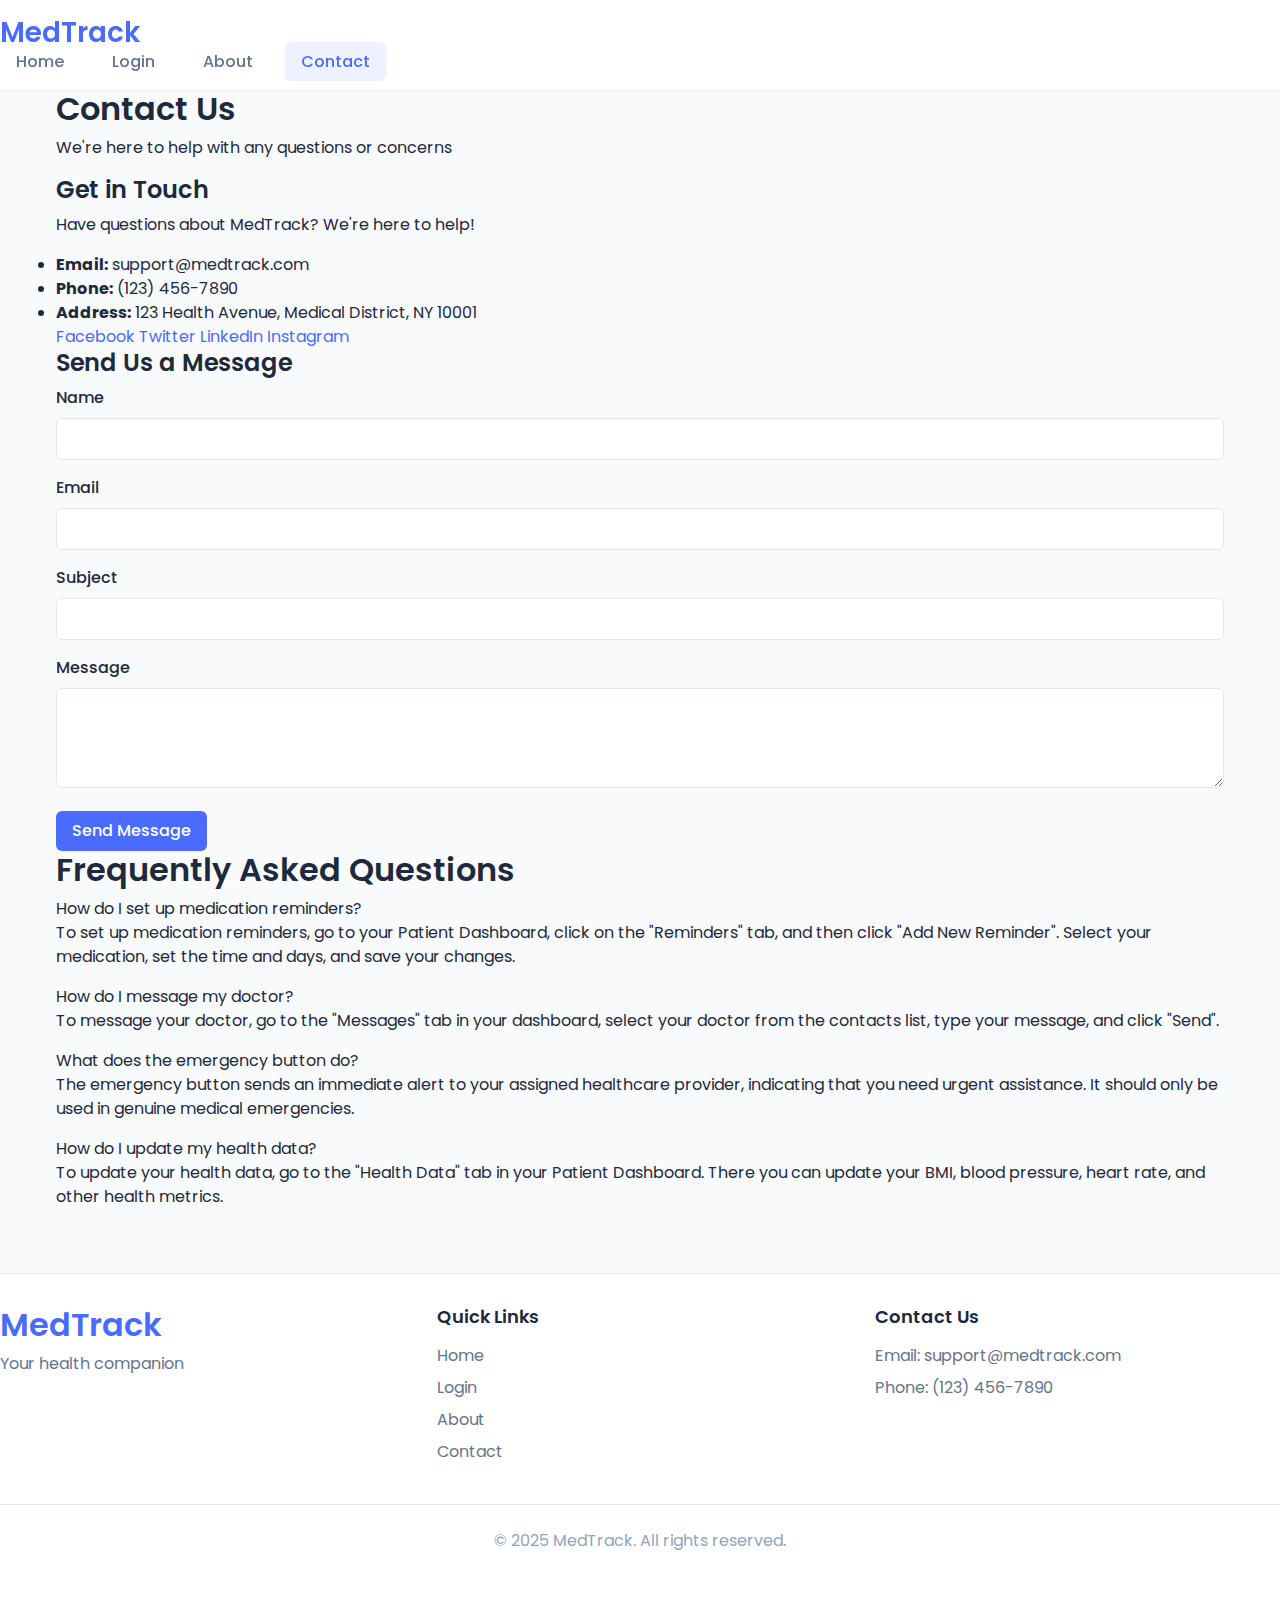
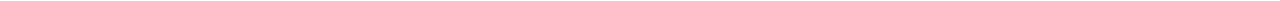
<file: contact.html>
<!DOCTYPE html>
<html lang="en">
<head>
    <meta charset="UTF-8">
    <meta name="viewport" content="width=device-width, initial-scale=1.0">
    <title>MedTrack - Contact</title>
    <link rel="stylesheet" href="style.css">
</head>
<body>
    <header>
        <div class="logo">
            <h1>MedTrack</h1>
        </div>
        <nav>
            <ul>
                <li><a href="index.html">Home</a></li>
                <li><a href="login.php">Login</a></li>
                <li><a href="about.html">About</a></li>
                <li><a href="contact.html" class="active">Contact</a></li>
            </ul>
        </nav>
    </header>

    <main>
        <section class="page-header">
            <div class="container">
                <h2>Contact Us</h2>
                <p>We're here to help with any questions or concerns</p>
            </div>
        </section>

        <section class="contact-section">
            <div class="container">
                <div class="contact-grid">
                    <div class="contact-info">
                        <h3>Get in Touch</h3>
                        <p>Have questions about MedTrack? We're here to help!</p>
                        <ul class="contact-details">
                            <li><strong>Email:</strong> support@medtrack.com</li>
                            <li><strong>Phone:</strong> (123) 456-7890</li>
                            <li><strong>Address:</strong> 123 Health Avenue, Medical District, NY 10001</li>
                        </ul>
                        <div class="social-links">
                            <a href="#" class="social-link">Facebook</a>
                            <a href="#" class="social-link">Twitter</a>
                            <a href="#" class="social-link">LinkedIn</a>
                            <a href="#" class="social-link">Instagram</a>
                        </div>
                    </div>
                    <div class="contact-form">
                        <h3>Send Us a Message</h3>
                        <form id="contact-form">
                            <div class="form-group">
                                <label for="contact-name">Name</label>
                                <input type="text" id="contact-name" required>
                            </div>
                            <div class="form-group">
                                <label for="contact-email">Email</label>
                                <input type="email" id="contact-email" required>
                            </div>
                            <div class="form-group">
                                <label for="contact-subject">Subject</label>
                                <input type="text" id="contact-subject" required>
                            </div>
                            <div class="form-group">
                                <label for="contact-message">Message</label>
                                <textarea id="contact-message" required></textarea>
                            </div>
                            <button type="submit" class="btn primary-btn">Send Message</button>
                        </form>
                    </div>
                </div>
            </div>
        </section>

        <section class="faq-section">
            <div class="container">
                <h2>Frequently Asked Questions</h2>
                <div class="faq-list">
                    <div class="faq-item">
                        <div class="faq-question">How do I set up medication reminders?</div>
                        <div class="faq-answer">
                            <p>To set up medication reminders, go to your Patient Dashboard, click on the "Reminders" tab, and then click "Add New Reminder". Select your medication, set the time and days, and save your changes.</p>
                        </div>
                    </div>
                    <div class="faq-item">
                        <div class="faq-question">How do I message my doctor?</div>
                        <div class="faq-answer">
                            <p>To message your doctor, go to the "Messages" tab in your dashboard, select your doctor from the contacts list, type your message, and click "Send".</p>
                        </div>
                    </div>
                    <div class="faq-item">
                        <div class="faq-question">What does the emergency button do?</div>
                        <div class="faq-answer">
                            <p>The emergency button sends an immediate alert to your assigned healthcare provider, indicating that you need urgent assistance. It should only be used in genuine medical emergencies.</p>
                        </div>
                    </div>
                    <div class="faq-item">
                        <div class="faq-question">How do I update my health data?</div>
                        <div class="faq-answer">
                            <p>To update your health data, go to the "Health Data" tab in your Patient Dashboard. There you can update your BMI, blood pressure, heart rate, and other health metrics.</p>
                        </div>
                    </div>
                </div>
            </div>
        </section>
    </main>

    <footer>
        <div class="footer-content">
            <div class="footer-logo">
                <h2>MedTrack</h2>
                <p>Your health companion</p>
            </div>
            <div class="footer-links">
                <h3>Quick Links</h3>
                <ul>
                    <li><a href="index.html">Home</a></li>
                    <li><a href="login.php">Login</a></li>
                    <li><a href="about.html">About</a></li>
                    <li><a href="contact.html">Contact</a></li>
                </ul>
            </div>
            <div class="footer-contact">
                <h3>Contact Us</h3>
                <p>Email: support@medtrack.com</p>
                <p>Phone: (123) 456-7890</p>
            </div>
        </div>
        <div class="footer-bottom">
            <p>&copy; 2025 MedTrack. All rights reserved.</p>
        </div>
    </footer>

    <script src="app.js"></script>
</body>
</html>
</file>
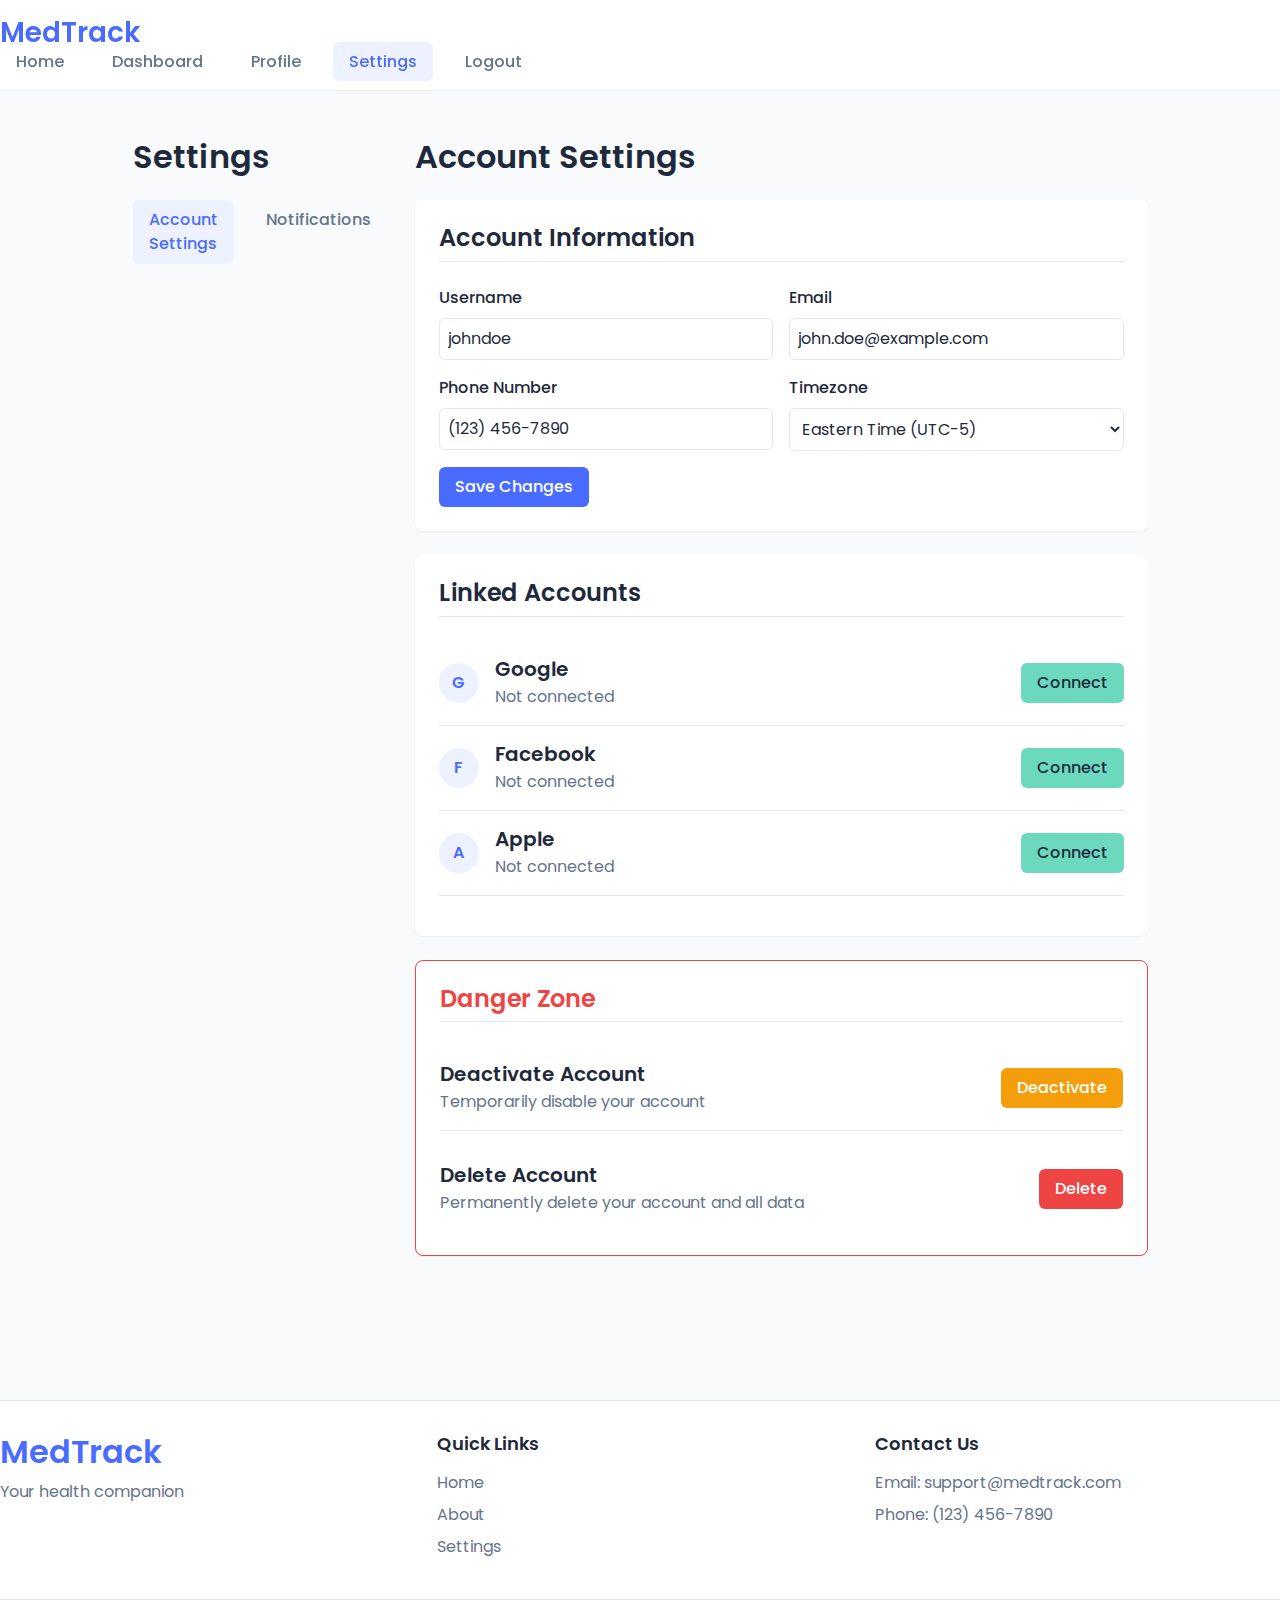
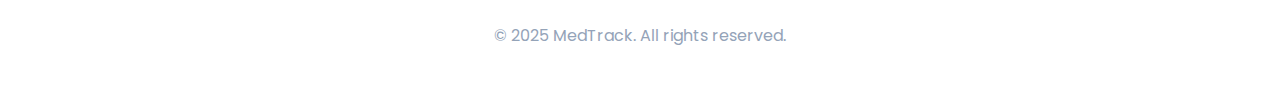
<file: settings.html>
<!DOCTYPE html>
<html lang="en">
<head>
    <meta charset="UTF-8">
    <meta name="viewport" content="width=device-width, initial-scale=1.0">
    <title>MedTrack - Settings</title>
    <link rel="stylesheet" href="style.css">
</head>
<body>
    <header>
        <div class="logo">
            <h1>MedTrack</h1>
        </div>
        <nav>
            <ul>
                <li><a href="index.html">Home</a></li>
                <li><a href="#" id="dashboard-link">Dashboard</a></li>
                <li><a href="user.html">Profile</a></li>
                <li><a href="settings.html" class="active">Settings</a></li>
                <li><a href="logout.php" id="logout-btn">Logout</a></li>
            </ul>
        </nav>
    </header>

    <main class="settings-container">
        <aside class="settings-sidebar">
            <h2>Settings</h2>
            <nav>
                <ul>
                    <li><a href="#account" class="active">Account Settings</a></li>
                    <li><a href="#notifications">Notifications</a></li>
                    <li><a href="#privacy">Privacy & Security</a></li>
                    <li><a href="#appearance">Appearance</a></li>
                    <li><a href="#accessibility">Accessibility</a></li>
                    <li><a href="#language">Language</a></li>
                    <li><a href="#help">Help & Support</a></li>
                </ul>
            </nav>
        </aside>

        <div class="settings-content">
            <section id="account" class="settings-section">
                <h2>Account Settings</h2>
                
                <div class="settings-card">
                    <h3>Account Information</h3>
                    <form id="account-info-form">
                        <div class="form-row">
                            <div class="form-group">
                                <label for="settings-username">Username</label>
                                <input type="text" id="settings-username" value="johndoe">
                            </div>
                            <div class="form-group">
                                <label for="settings-email">Email</label>
                                <input type="email" id="settings-email" value="john.doe@example.com">
                            </div>
                        </div>
                        <div class="form-row">
                            <div class="form-group">
                                <label for="settings-phone">Phone Number</label>
                                <input type="tel" id="settings-phone" value="(123) 456-7890">
                            </div>
                            <div class="form-group">
                                <label for="settings-timezone">Timezone</label>
                                <select id="settings-timezone">
                                    <option value="utc-8">Pacific Time (UTC-8)</option>
                                    <option value="utc-7">Mountain Time (UTC-7)</option>
                                    <option value="utc-6">Central Time (UTC-6)</option>
                                    <option value="utc-5" selected>Eastern Time (UTC-5)</option>
                                    <option value="utc-4">Atlantic Time (UTC-4)</option>
                                    <option value="utc-0">Greenwich Mean Time (UTC+0)</option>
                                    <option value="utc+1">Central European Time (UTC+1)</option>
                                    <option value="utc+2">Eastern European Time (UTC+2)</option>
                                    <option value="utc+3">Moscow Time (UTC+3)</option>
                                    <option value="utc+5:30">Indian Standard Time (UTC+5:30)</option>
                                    <option value="utc+8">China Standard Time (UTC+8)</option>
                                    <option value="utc+9">Japan Standard Time (UTC+9)</option>
                                    <option value="utc+10">Australian Eastern Time (UTC+10)</option>
                                    <option value="utc+12">New Zealand Standard Time (UTC+12)</option>
                                </select>
                            </div>
                        </div>
                        <button type="submit" class="btn primary-btn">Save Changes</button>
                    </form>
                </div>
                
                <div class="settings-card">
                    <h3>Linked Accounts</h3>
                    <div class="linked-accounts">
                        <div class="linked-account">
                            <div class="account-info">
                                <span class="account-icon">G</span>
                                <div>
                                    <h4>Google</h4>
                                    <p>Not connected</p>
                                </div>
                            </div>
                            <button class="btn secondary-btn">Connect</button>
                        </div>
                        <div class="linked-account">
                            <div class="account-info">
                                <span class="account-icon">F</span>
                                <div>
                                    <h4>Facebook</h4>
                                    <p>Not connected</p>
                                </div>
                            </div>
                            <button class="btn secondary-btn">Connect</button>
                        </div>
                        <div class="linked-account">
                            <div class="account-info">
                                <span class="account-icon">A</span>
                                <div>
                                    <h4>Apple</h4>
                                    <p>Not connected</p>
                                </div>
                            </div>
                            <button class="btn secondary-btn">Connect</button>
                        </div>
                    </div>
                </div>
                
                <div class="settings-card danger-zone">
                    <h3>Danger Zone</h3>
                    <div class="danger-actions">
                        <div class="danger-action">
                            <div>
                                <h4>Deactivate Account</h4>
                                <p>Temporarily disable your account</p>
                            </div>
                            <button class="btn warning-btn">Deactivate</button>
                        </div>
                        <div class="danger-action">
                            <div>
                                <h4>Delete Account</h4>
                                <p>Permanently delete your account and all data</p>
                            </div>
                            <button class="btn danger-btn">Delete</button>
                        </div>
                    </div>
                </div>
            </section>

            <section id="notifications" class="settings-section hidden">
                <h2>Notification Settings</h2>
                
                <div class="settings-card">
                    <h3>Medication Reminders</h3>
                    <div class="notification-settings">
                        <div class="notification-setting">
                            <div>
                                <h4>Push Notifications</h4>
                                <p>Receive push notifications for medication reminders</p>
                            </div>
                            <label class="toggle">
                                <input type="checkbox" checked>
                                <span class="toggle-slider"></span>
                            </label>
                        </div>
                        <div class="notification-setting">
                            <div>
                                <h4>Email Notifications</h4>
                                <p>Receive email notifications for medication reminders</p>
                            </div>
                            <label class="toggle">
                                <input type="checkbox">
                                <span class="toggle-slider"></span>
                            </label>
                        </div>
                        <div class="notification-setting">
                            <div>
                                <h4>SMS Notifications</h4>
                                <p>Receive SMS notifications for medication reminders</p>
                            </div>
                            <label class="toggle">
                                <input type="checkbox" checked>
                                <span class="toggle-slider"></span>
                            </label>
                        </div>
                    </div>
                </div>
                
                <div class="settings-card">
                    <h3>Doctor Communications</h3>
                    <div class="notification-settings">
                        <div class="notification-setting">
                            <div>
                                <h4>New Messages</h4>
                                <p>Receive notifications when you get a new message from your doctor</p>
                            </div>
                            <label class="toggle">
                                <input type="checkbox" checked>
                                <span class="toggle-slider"></span>
                            </label>
                        </div>
                        <div class="notification-setting">
                            <div>
                                <h4>Doctor Reviews</h4>
                                <p>Receive notifications when your doctor leaves a review</p>
                            </div>
                            <label class="toggle">
                                <input type="checkbox" checked>
                                <span class="toggle-slider"></span>
                            </label>
                        </div>
                        <div class="notification-setting">
                            <div>
                                <h4>Medication Changes</h4>
                                <p>Receive notifications when your doctor changes your medications</p>
                            </div>
                            <label class="toggle">
                                <input type="checkbox" checked>
                                <span class="toggle-slider"></span>
                            </label>
                        </div>
                    </div>
                </div>
            </section>

            <!-- Other settings sections would continue here -->
        </div>
    </main>

    <footer>
        <div class="footer-content">
            <div class="footer-logo">
                <h2>MedTrack</h2>
                <p>Your health companion</p>
            </div>
            <div class="footer-links">
                <h3>Quick Links</h3>
                <ul>
                    <li><a href="index.html">Home</a></li>
                    <li><a href="about.html">About</a></li>
                    <li><a href="settings.html">Settings</a></li>
                </ul>
            </div>
            <div class="footer-contact">
                <h3>Contact Us</h3>
                <p>Email: support@medtrack.com</p>
                <p>Phone: (123) 456-7890</p>
            </div>
        </div>
        <div class="footer-bottom">
            <p>&copy; 2025 MedTrack. All rights reserved.</p>
        </div>
    </footer>

    <script src="app.js"></script>
</body>
</html>
</file>
<file: style.css>
/* Import Google Fonts */
@import url("https://fonts.googleapis.com/css2?family=Poppins:wght@300;400;500;600;700&display=swap");

/* CSS Variables */
:root {
  /* Colors */
  --primary: #4a6bff;
  --primary-dark: #3a56cc;
  --primary-light: #eef1ff;
  --secondary: #6cd9bf;
  --secondary-dark: #4eb8a0;
  --accent: #ff6b6b;
  --accent-dark: #e05555;
  --success: #10b981;
  --warning: #f59e0b;
  --danger: #ef4444;
  --info: #3b82f6;

  /* Neutrals */
  --background: #f8fafc;
  --foreground: #1e293b;
  --text-primary: #1e293b;
  --text-secondary: #64748b;
  --text-tertiary: #94a3b8;
  --border-color: #e2e8f0;
  --card-bg: #ffffff;

  /* Spacing */
  --spacing-xs: 0.25rem;
  --spacing-sm: 0.5rem;
  --spacing-md: 1rem;
  --spacing-lg: 1.5rem;
  --spacing-xl: 2rem;
  --spacing-2xl: 3rem;

  /* Border Radius */
  --radius-sm: 0.25rem;
  --radius-md: 0.375rem;
  --radius-lg: 0.5rem;
  --radius-xl: 1rem;
  --radius-full: 9999px;

  /* Shadows */
  --shadow-sm: 0 1px 2px 0 rgba(0, 0, 0, 0.05);
  --shadow-md: 0 4px 6px -1px rgba(0, 0, 0, 0.1), 0 2px 4px -1px rgba(0, 0, 0, 0.06);
  --shadow-lg: 0 10px 15px -3px rgba(0, 0, 0, 0.1), 0 4px 6px -2px rgba(0, 0, 0, 0.05);

  /* Transitions */
  --transition-fast: 150ms ease;
  --transition-normal: 300ms ease;
  --transition-slow: 500ms ease;
}

/* Dark Theme */
.dark {
  --primary: #5d7bff;
  --primary-dark: #4a6bff;
  --primary-light: #2a3655;
  --background: #1a1f2e;
  --foreground: #e2e8f0;
  --text-primary: #e2e8f0;
  --text-secondary: #94a3b8;
  --text-tertiary: #64748b;
  --border-color: #2d3748;
  --card-bg: #252e42;
}

/* Reset */
*,
*::before,
*::after {
  box-sizing: border-box;
  margin: 0;
  padding: 0;
}

html {
  font-size: 16px;
  scroll-behavior: smooth;
}

body {
  font-family: "Poppins", sans-serif;
  line-height: 1.5;
  color: var(--text-primary);
  background-color: var(--background);
  min-height: 100vh;
  display: flex;
  flex-direction: column;
}

img {
  max-width: 100%;
  height: auto;
}

a {
  color: var(--primary);
  text-decoration: none;
  transition: color var(--transition-fast);
}

a:hover {
  color: var(--primary-dark);
}

button,
input,
select,
textarea {
  font-family: inherit;
  font-size: inherit;
  line-height: inherit;
}

/* Typography */
h1,
h2,
h3,
h4,
h5,
h6 {
  margin-top: 0;
  margin-bottom: 0.5rem;
  font-weight: 600;
  line-height: 1.2;
  color: var(--text-primary);
}

h1 {
  font-size: 2.5rem;
}
h2 {
  font-size: 2rem;
}
h3 {
  font-size: 1.5rem;
}
h4 {
  font-size: 1.25rem;
}
h5 {
  font-size: 1.125rem;
}
h6 {
  font-size: 1rem;
}

p {
  margin-top: 0;
  margin-bottom: 1rem;
}

/* Layout */
.container {
  width: 100%;
  max-width: 1200px;
  margin: 0 auto;
  padding: 0 var(--spacing-md);
}

main {
  flex: 1;
}

/* Header */
header {
  background-color: var(--card-bg);
  box-shadow: var(--shadow-sm);
  padding: var(--spacing-md) 0;
  position: sticky;
  top: 0;
  z-index: 100;
}

header .container {
  display: flex;
  justify-content: space-between;
  align-items: center;
}

.logo h1 {
  font-size: 1.75rem;
  margin: 0;
  color: var(--primary);
}

nav ul {
  display: flex;
  list-style: none;
  gap: var(--spacing-md);
}

nav a {
  color: var(--text-secondary);
  font-weight: 500;
  padding: var(--spacing-sm) var(--spacing-md);
  border-radius: var(--radius-md);
  transition: all var(--transition-fast);
}

nav a:hover {
  color: var(--primary);
  background-color: var(--primary-light);
}

nav a.active {
  color: var(--primary);
  background-color: var(--primary-light);
}

/* Footer */
footer {
  background-color: var(--card-bg);
  padding: var(--spacing-xl) 0;
  margin-top: var(--spacing-2xl);
  border-top: 1px solid var(--border-color);
}

.footer-content {
  display: grid;
  grid-template-columns: repeat(auto-fit, minmax(250px, 1fr));
  gap: var(--spacing-xl);
  margin-bottom: var(--spacing-xl);
}

.footer-logo h2 {
  color: var(--primary);
  margin-bottom: var(--spacing-sm);
}

.footer-logo p {
  color: var(--text-secondary);
}

.footer-links h3,
.footer-contact h3 {
  margin-bottom: var(--spacing-md);
  font-size: 1.125rem;
}

.footer-links ul {
  list-style: none;
}

.footer-links li {
  margin-bottom: var(--spacing-sm);
}

.footer-links a {
  color: var(--text-secondary);
}

.footer-links a:hover {
  color: var(--primary);
}

.footer-contact p {
  margin-bottom: var(--spacing-sm);
  color: var(--text-secondary);
}

.footer-bottom {
  text-align: center;
  padding-top: var(--spacing-lg);
  border-top: 1px solid var(--border-color);
  color: var(--text-tertiary);
}

/* Buttons */
.btn {
  display: inline-flex;
  align-items: center;
  justify-content: center;
  padding: 0.5rem 1rem;
  border-radius: var(--radius-md);
  font-weight: 500;
  cursor: pointer;
  transition: all var(--transition-fast);
  border: none;
  text-align: center;
}

.primary-btn {
  background-color: var(--primary);
  color: white;
}

.primary-btn:hover {
  background-color: var(--primary-dark);
}

.secondary-btn {
  background-color: var(--secondary);
  color: var(--foreground);
}

.secondary-btn:hover {
  background-color: var(--secondary-dark);
}

.warning-btn {
  background-color: var(--warning);
  color: white;
}

.warning-btn:hover {
  background-color: #e08c00;
}

.danger-btn {
  background-color: var(--danger);
  color: white;
}

.danger-btn:hover {
  background-color: #dc2626;
}

.btn:disabled {
  opacity: 0.6;
  cursor: not-allowed;
}

.small-btn {
  padding: 0.25rem 0.5rem;
  font-size: 0.875rem;
}

/* Forms */
.form-group {
  margin-bottom: var(--spacing-md);
}

.form-group label {
  display: block;
  margin-bottom: var(--spacing-sm);
  font-weight: 500;
}

.form-group input,
.form-group select,
.form-group textarea {
  width: 100%;
  padding: 0.5rem;
  border: 1px solid var(--border-color);
  border-radius: var(--radius-md);
  background-color: var(--card-bg);
  color: var(--text-primary);
}

.form-group input:focus,
.form-group select:focus,
.form-group textarea:focus {
  outline: none;
  border-color: var(--primary);
  box-shadow: 0 0 0 2px rgba(74, 107, 255, 0.2);
}

.form-row {
  display: flex;
  gap: var(--spacing-md);
  margin-bottom: var(--spacing-md);
}

.form-row .form-group {
  flex: 1;
  margin-bottom: 0;
}

textarea {
  min-height: 100px;
  resize: vertical;
}

/* Alerts */
.alert {
  padding: var(--spacing-md);
  margin-bottom: var(--spacing-md);
  border-radius: var(--radius-md);
}

.alert-success {
  background-color: rgba(16, 185, 129, 0.1);
  border: 1px solid var(--success);
  color: var(--success);
}

.alert-danger {
  background-color: rgba(239, 68, 68, 0.1);
  border: 1px solid var(--danger);
  color: var(--danger);
}

.alert-warning {
  background-color: #10b981;
  border: 1px solid var(--danger);
  color: var(--danger);
}

.alert-warning {
  background-color: rgba(245, 158, 11, 0.1);
  border: 1px solid var(--warning);
  color: var(--warning);
}

.alert-info {
  background-color: rgba(59, 130, 246, 0.1);
  border: 1px solid var(--info);
  color: var(--info);
}

/* Cards */
.card {
  background-color: var(--card-bg);
  border-radius: var(--radius-lg);
  box-shadow: var(--shadow-sm);
  padding: var(--spacing-lg);
  margin-bottom: var(--spacing-lg);
}

/* Hero Section */
.hero {
  display: flex;
  align-items: center;
  padding: var(--spacing-2xl) 0;
  gap: var(--spacing-xl);
}

.hero-content {
  flex: 1;
}

.hero-content h2 {
  font-size: 2.5rem;
  margin-bottom: var(--spacing-md);
}

.hero-content p {
  font-size: 1.125rem;
  color: var(--text-secondary);
  margin-bottom: var(--spacing-lg);
}

.hero-image {
  flex: 1;
  display: flex;
  justify-content: center;
}

.cta-buttons {
  display: flex;
  gap: var(--spacing-md);
}

/* Features Section */
.features {
  padding: var(--spacing-2xl) 0;
}

.features h2 {
  text-align: center;
  margin-bottom: var(--spacing-xl);
}

.feature-cards {
  display: grid;
  grid-template-columns: repeat(auto-fit, minmax(250px, 1fr));
  gap: var(--spacing-lg);
}

.feature-card {
  background-color: var(--card-bg);
  border-radius: var(--radius-lg);
  padding: var(--spacing-lg);
  box-shadow: var(--shadow-sm);
  transition: transform var(--transition-normal), box-shadow var(--transition-normal);
}

.feature-card:hover {
  transform: translateY(-5px);
  box-shadow: var(--shadow-md);
}

.feature-icon {
  font-size: 2rem;
  margin-bottom: var(--spacing-md);
  color: var(--primary);
}

.feature-card h3 {
  margin-bottom: var(--spacing-sm);
}

.feature-card p {
  color: var(--text-secondary);
}

/* Testimonials Section */
.testimonials {
  padding: var(--spacing-2xl) 0;
  background-color: var(--primary-light);
}

.testimonials h2 {
  text-align: center;
  margin-bottom: var(--spacing-xl);
}

.testimonial-cards {
  display: grid;
  grid-template-columns: repeat(auto-fit, minmax(300px, 1fr));
  gap: var(--spacing-lg);
}

.testimonial-card {
  background-color: var(--card-bg);
  border-radius: var(--radius-lg);
  padding: var(--spacing-lg);
  box-shadow: var(--shadow-sm);
}

.testimonial-card p {
  font-style: italic;
  margin-bottom: var(--spacing-md);
}

.testimonial-author {
  font-weight: 500;
  color: var(--text-secondary);
}

/* CTA Section */
.cta-section {
  padding: var(--spacing-2xl) 0;
  background-color: var(--primary);
  color: white;
  text-align: center;
}

.cta-content {
  max-width: 800px;
  margin: 0 auto;
}

.cta-content h2 {
  color: white;
  margin-bottom: var(--spacing-md);
}

.cta-content p {
  margin-bottom: var(--spacing-lg);
  font-size: 1.125rem;
}

.cta-content .btn {
  background-color: white;
  color: var(--primary);
}

.cta-content .btn:hover {
  background-color: var(--primary-light);
}

/* Authentication */
.auth-container {
  max-width: 500px;
  margin: var(--spacing-2xl) auto;
  background-color: var(--card-bg);
  border-radius: var(--radius-lg);
  box-shadow: var(--shadow-md);
  overflow: hidden;
}

.auth-tabs {
  display: flex;
  border-bottom: 1px solid var(--border-color);
}

.auth-tab {
  flex: 1;
  padding: var(--spacing-md);
  text-align: center;
  background: none;
  border: none;
  cursor: pointer;
  font-weight: 500;
  color: var(--text-secondary);
  transition: all var(--transition-fast);
}

.auth-tab.active {
  color: var(--primary);
  border-bottom: 2px solid var(--primary);
}

.auth-form-container {
  padding: var(--spacing-lg);
}

.auth-form {
  display: flex;
  flex-direction: column;
}

.auth-form h2 {
  margin-bottom: var(--spacing-lg);
  text-align: center;
}

.auth-links {
  margin-top: var(--spacing-md);
  text-align: center;
}

.hidden {
  display: none;
}

/* Dashboard */
.dashboard {
  display: flex;
  min-height: calc(100vh - 200px);
}

.sidebar {
  width: 250px;
  background-color: var(--card-bg);
  border-right: 1px solid var(--border-color);
  padding: var(--spacing-lg);
  display: flex;
  flex-direction: column;
}

.user-info {
  text-align: center;
  margin-bottom: var(--spacing-lg);
  padding-bottom: var(--spacing-lg);
  border-bottom: 1px solid var(--border-color);
}

.profile-pic {
  width: 100px;
  height: 100px;
  border-radius: 50%;
  object-fit: cover;
  margin-bottom: var(--spacing-md);
}

.sidebar-nav ul {
  list-style: none;
}

.sidebar-nav li {
  margin-bottom: var(--spacing-sm);
}

.sidebar-nav a {
  display: block;
  padding: var(--spacing-sm) var(--spacing-md);
  border-radius: var(--radius-md);
  color: var(--text-secondary);
  transition: all var(--transition-fast);
}

.sidebar-nav a:hover {
  background-color: var(--primary-light);
  color: var(--primary);
}

.sidebar-nav a.active {
  background-color: var(--primary-light);
  color: var(--primary);
  font-weight: 500;
}

.dashboard-content {
  flex: 1;
  padding: var(--spacing-lg);
  background-color: var(--background);
}

.dashboard-section {
  margin-bottom: var(--spacing-2xl);
}

.dashboard-section h2 {
  margin-bottom: var(--spacing-lg);
  padding-bottom: var(--spacing-sm);
  border-bottom: 1px solid var(--border-color);
}

/* Emergency Button */
.emergency-btn-container {
  margin-top: auto;
  padding-top: var(--spacing-lg);
}

.emergency-btn {
  display: flex;
  align-items: center;
  justify-content: center;
  width: 100%;
  padding: var(--spacing-md);
  background-color: var(--danger);
  color: white;
  border: none;
  border-radius: var(--radius-md);
  font-weight: 600;
  cursor: pointer;
  transition: all var(--transition-fast);
}

.emergency-btn:hover {
  background-color: #dc2626;
}

.emergency-icon {
  margin-right: var(--spacing-sm);
  font-size: 1.25rem;
}

/* Patient Dashboard */
.overview-cards {
  display: grid;
  grid-template-columns: repeat(auto-fit, minmax(250px, 1fr));
  gap: var(--spacing-lg);
}

.overview-card {
  background-color: var(--card-bg);
  border-radius: var(--radius-lg);
  padding: var(--spacing-lg);
  box-shadow: var(--shadow-sm);
}

.overview-card h3 {
  margin-bottom: var(--spacing-md);
  color: var(--text-primary);
}

.medication-progress {
  display: flex;
  flex-direction: column;
  align-items: center;
  margin-bottom: var(--spacing-md);
}

.progress-circle {
  width: 80px;
  height: 80px;
  border-radius: 50%;
  background: conic-gradient(var(--primary) 50%, var(--border-color) 0);
  display: flex;
  align-items: center;
  justify-content: center;
  margin-bottom: var(--spacing-sm);
  position: relative;
}

.progress-circle::before {
  content: "";
  position: absolute;
  width: 70px;
  height: 70px;
  border-radius: 50%;
  background-color: var(--card-bg);
}

.progress-text {
  position: relative;
  font-weight: 600;
  color: var(--text-primary);
}

.card-link {
  display: block;
  text-align: center;
  margin-top: var(--spacing-md);
  color: var(--primary);
  font-weight: 500;
}

.reminder-list {
  list-style: none;
  margin-bottom: var(--spacing-md);
}

.reminder-list li {
  padding: var(--spacing-sm) 0;
  border-bottom: 1px solid var(--border-color);
}

.health-stats {
  display: grid;
  grid-template-columns: repeat(auto-fit, minmax(100px, 1fr));
  gap: var(--spacing-md);
  margin-bottom: var(--spacing-md);
}

.stat {
  text-align: center;
}

.stat-label {
  display: block;
  font-size: 0.875rem;
  color: var(--text-secondary);
  margin-bottom: var(--spacing-xs);
}

.stat-value {
  font-size: 1.25rem;
  font-weight: 600;
  color: var(--text-primary);
}

.stat-large {
  font-size: 2.5rem;
  font-weight: 700;
  color: var(--primary);
  text-align: center;
  margin: var(--spacing-md) 0;
}

/* Doctor Dashboard */
.search-filter {
  display: flex;
  gap: var(--spacing-md);
  margin-bottom: var(--spacing-lg);
}

.search-filter input {
  flex: 1;
  padding: var(--spacing-sm) var(--spacing-md);
  border: 1px solid var(--border-color);
  border-radius: var(--radius-md);
}

.search-filter select {
  padding: var(--spacing-sm) var(--spacing-md);
  border: 1px solid var(--border-color);
  border-radius: var(--radius-md);
  background-color: var(--card-bg);
}

.patient-list {
  display: grid;
  grid-template-columns: repeat(auto-fill, minmax(300px, 1fr));
  gap: var(--spacing-lg);
}

.patient-card {
  background-color: var(--card-bg);
  border-radius: var(--radius-lg);
  padding: var(--spacing-lg);
  box-shadow: var(--shadow-sm);
  cursor: pointer;
  transition: transform var(--transition-fast), box-shadow var(--transition-fast);
}

.patient-card:hover {
  transform: translateY(-3px);
  box-shadow: var(--shadow-md);
}

.patient-header {
  display: flex;
  align-items: center;
  margin-bottom: var(--spacing-md);
}

.patient-header img {
  width: 60px;
  height: 60px;
  border-radius: 50%;
  object-fit: cover;
  margin-right: var(--spacing-md);
}

.patient-name {
  font-weight: 600;
  margin-bottom: var(--spacing-xs);
}

.patient-info {
  color: var(--text-secondary);
  font-size: 0.875rem;
}

.patient-status {
  margin-top: var(--spacing-sm);
  padding: var(--spacing-xs) var(--spacing-sm);
  border-radius: var(--radius-full);
  font-size: 0.75rem;
  font-weight: 500;
  display: inline-block;
}

.status-stable {
  background-color: var(--success);
  color: white;
}

.status-critical {
  background-color: var(--danger);
  color: white;
}

.status-improving {
  background-color: var(--info);
  color: white;
}

/* Data Tables */
.data-table {
  width: 100%;
  border-collapse: collapse;
  margin-bottom: var(--spacing-lg);
}

.data-table th,
.data-table td {
  padding: var(--spacing-sm);
  text-align: left;
  border-bottom: 1px solid var(--border-color);
}

.data-table th {
  font-weight: 600;
  color: var(--text-secondary);
}

/* System Status */
.system-status {
  margin: var(--spacing-md) 0;
}

.status-item {
  display: flex;
  justify-content: space-between;
  padding: var(--spacing-sm) 0;
  border-bottom: 1px solid var(--border-color);
}

.status-ok {
  color: var(--success);
  font-weight: 500;
}

.status-warning {
  color: var(--warning);
  font-weight: 500;
}

.status-error {
  color: var(--danger);
  font-weight: 500;
}

/* Profile Page */
.profile-container {
  max-width: 800px;
  margin: var(--spacing-2xl) auto;
  padding: 0 var(--spacing-md);
}

.profile-header {
  display: flex;
  align-items: center;
  margin-bottom: var(--spacing-xl);
}

.profile-avatar {
  position: relative;
  margin-right: var(--spacing-xl);
}

.profile-avatar img {
  width: 150px;
  height: 150px;
  border-radius: 50%;
  object-fit: cover;
}

.change-avatar-btn {
  position: absolute;
  bottom: 0;
  left: 50%;
  transform: translateX(-50%);
  background-color: var(--primary);
  color: white;
  border: none;
  border-radius: var(--radius-md);
  padding: var(--spacing-xs) var(--spacing-sm);
  font-size: 0.75rem;
  cursor: pointer;
}

.profile-info h2 {
  margin-bottom: var(--spacing-xs);
}

.profile-info p {
  color: var(--text-secondary);
  margin-bottom: var(--spacing-xs);
}

.profile-tabs {
  display: flex;
  border-bottom: 1px solid var(--border-color);
  margin-bottom: var(--spacing-lg);
  overflow-x: auto;
}

.profile-tab {
  padding: var(--spacing-md) var(--spacing-lg);
  background: none;
  border: none;
  border-bottom: 2px solid transparent;
  color: var(--text-secondary);
  font-weight: 500;
  cursor: pointer;
  white-space: nowrap;
}

.profile-tab.active {
  color: var(--primary);
  border-bottom-color: var(--primary);
}

.profile-tab-content {
  background-color: var(--card-bg);
  border-radius: var(--radius-lg);
  padding: var(--spacing-lg);
  box-shadow: var(--shadow-sm);
  margin-bottom: var(--spacing-lg);
}

.profile-tab-content h3 {
  margin-bottom: var(--spacing-lg);
  padding-bottom: var(--spacing-sm);
  border-bottom: 1px solid var(--border-color);
}

.emergency-contact-fields {
  display: grid;
  grid-template-columns: repeat(auto-fit, minmax(150px, 1fr));
  gap: var(--spacing-md);
}

.two-factor-container {
  margin-top: var(--spacing-lg);
}

.two-factor-status {
  margin-bottom: var(--spacing-md);
}

.two-factor-status p {
  margin-bottom: var(--spacing-sm);
}

.two-factor-status span {
  font-weight: 500;
  color: var(--danger);
}

/* Settings Page */
.settings-container {
  display: flex;
  max-width: 1200px;
  margin: var(--spacing-2xl) auto;
  padding: 0 var(--spacing-md);
  gap: var(--spacing-xl);
}

.settings-sidebar {
  width: 250px;
  flex-shrink: 0;
}

.settings-sidebar h2 {
  margin-bottom: var(--spacing-lg);
}

.settings-sidebar ul {
  list-style: none;
}

.settings-sidebar li {
  margin-bottom: var(--spacing-sm);
}

.settings-sidebar a {
  display: block;
  padding: var(--spacing-sm) var(--spacing-md);
  border-radius: var(--radius-md);
  color: var(--text-secondary);
  transition: all var(--transition-fast);
}

.settings-sidebar a:hover {
  background-color: var(--primary-light);
  color: var(--primary);
}

.settings-sidebar a.active {
  background-color: var(--primary-light);
  color: var(--primary);
  font-weight: 500;
}

.settings-content {
  flex: 1;
}

.settings-section {
  margin-bottom: var(--spacing-2xl);
}

.settings-section h2 {
  margin-bottom: var(--spacing-lg);
}

.settings-card {
  background-color: var(--card-bg);
  border-radius: var(--radius-lg);
  padding: var(--spacing-lg);
  box-shadow: var(--shadow-sm);
  margin-bottom: var(--spacing-lg);
}

.settings-card h3 {
  margin-bottom: var(--spacing-lg);
  padding-bottom: var(--spacing-sm);
  border-bottom: 1px solid var(--border-color);
}

.linked-accounts {
  margin-bottom: var(--spacing-md);
}

.linked-account {
  display: flex;
  justify-content: space-between;
  align-items: center;
  padding: var(--spacing-md) 0;
  border-bottom: 1px solid var(--border-color);
}

.account-info {
  display: flex;
  align-items: center;
}

.account-icon {
  width: 40px;
  height: 40px;
  border-radius: 50%;
  background-color: var(--primary-light);
  color: var(--primary);
  display: flex;
  align-items: center;
  justify-content: center;
  font-weight: 600;
  margin-right: var(--spacing-md);
}

.account-info h4 {
  margin-bottom: var(--spacing-xs);
}

.account-info p {
  color: var(--text-secondary);
  margin-bottom: 0;
}

.danger-zone {
  border: 1px solid var(--danger);
}

.danger-zone h3 {
  color: var(--danger);
}

.danger-actions {
  display: flex;
  flex-direction: column;
  gap: var(--spacing-md);
}

.danger-action {
  display: flex;
  justify-content: space-between;
  align-items: center;
  padding: var(--spacing-md) 0;
  border-bottom: 1px solid var(--border-color);
}

.danger-action:last-child {
  border-bottom: none;
}

.danger-action h4 {
  margin-bottom: var(--spacing-xs);
}

.danger-action p {
  color: var(--text-secondary);
  margin-bottom: 0;
}

/* Notification Settings */
.notification-settings {
  display: flex;
  flex-direction: column;
  gap: var(--spacing-md);
}

.notification-setting {
  display: flex;
  justify-content: space-between;
  align-items: center;
  padding: var(--spacing-md) 0;
  border-bottom: 1px solid var(--border-color);
}

.notification-setting:last-child {
  border-bottom: none;
}

.notification-setting h4 {
  margin-bottom: var(--spacing-xs);
}

.notification-setting p {
  color: var(--text-secondary);
  margin-bottom: 0;
}

.toggle {
  position: relative;
  display: inline-block;
  width: 50px;
  height: 24px;
}

.toggle input {
  opacity: 0;
  width: 0;
  height: 0;
}

.toggle-slider {
  position: absolute;
  cursor: pointer;
  top: 0;
  left: 0;
  right: 0;
  bottom: 0;
  background-color: var(--border-color);
  transition: var(--transition-fast);
  border-radius: 34px;
}

.toggle-slider:before {
  position: absolute;
  content: "";
  height: 16px;
  width: 16px;
  left: 4px;
  bottom: 4px;
  background-color: white;
  transition: var(--transition-fast);
  border-radius: 50%;
}

.toggle input:checked + .toggle-slider {
  background-color: var(--primary);
}

.toggle input:checked + .toggle-slider:before {
  transform: translateX(26px);
}

/* Responsive Styles */
@media (max-width: 768px) {
  .hero {
    flex-direction: column;
    text-align: center;
  }

  .hero-content {
    order: 2;
  }

  .hero-image {
    order: 1;
    margin-bottom: var(--spacing-lg);
  }

  .cta-buttons {
    justify-content: center;
  }

  .dashboard {
    flex-direction: column;
  }

  .sidebar {
    width: 100%;
    border-right: none;
    border-bottom: 1px solid var(--border-color);
  }

  .settings-container {
    flex-direction: column;
  }

  .settings-sidebar {
    width: 100%;
    margin-bottom: var(--spacing-lg);
  }

  .profile-header {
    flex-direction: column;
    text-align: center;
  }

  .profile-avatar {
    margin-right: 0;
    margin-bottom: var(--spacing-lg);
  }
}

@media (max-width: 480px) {
  nav ul {
    gap: var(--spacing-xs);
  }

  nav a {
    padding: var(--spacing-xs) var(--spacing-sm);
    font-size: 0.875rem;
  }

  .form-row {
    flex-direction: column;
  }

  .patient-stats {
    grid-template-columns: 1fr 1fr;
  }

  .patient-header {
    flex-direction: column;
    text-align: center;
  }

  .patient-header img {
    margin-right: 0;
    margin-bottom: var(--spacing-md);
  }

  .patient-header button {
    margin-left: 0;
    margin-top: var(--spacing-md);
  }
}
</file>
